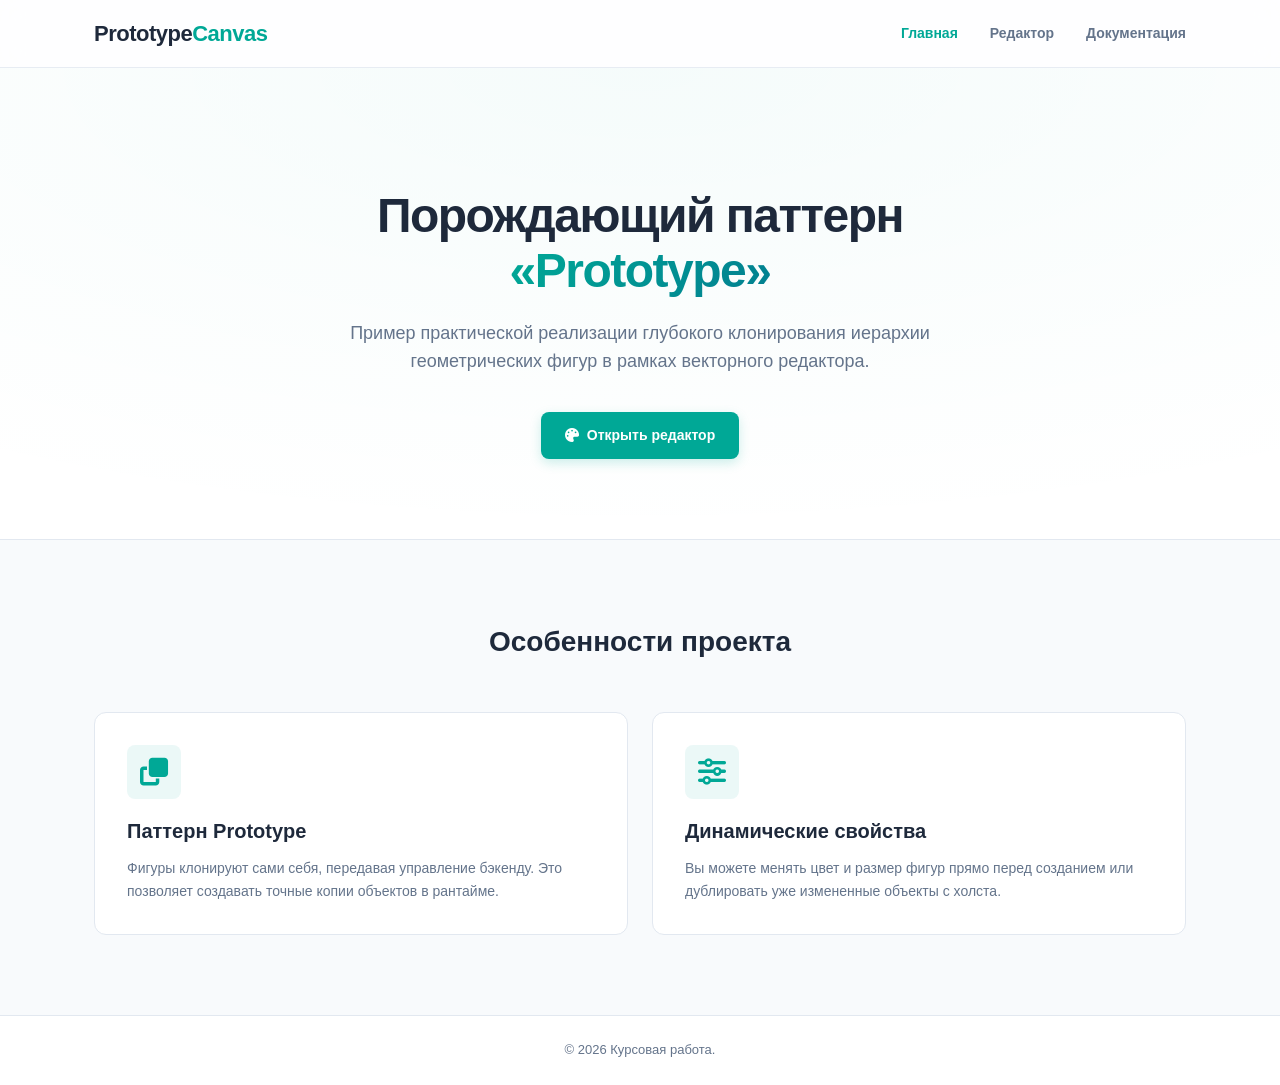
<file: templates/index.html>
<!DOCTYPE html>
<html lang="ru">
<head>
    <meta charset="UTF-8">
    <meta name="viewport" content="width=device-width, initial-scale=1.0">
    <title>Главная — Паттерн Prototype</title>
    <link rel="stylesheet" href="https://cdnjs.cloudflare.com/ajax/libs/font-awesome/6.4.0/css/all.min.css">
    <link rel="stylesheet" href="/static/css/style.css">
</head>
<body>

    <nav class="navbar">
        <div class="nav-container">
            <a href="/" class="nav-logo">Prototype<span>Canvas</span></a>
            <ul class="nav-menu">
                <li><a href="/" class="nav-link" style="color: var(--primary);">Главная</a></li>
                <li><a href="/editor" class="nav-link">Редактор</a></li>
                <li><a href="/docs" class="nav-link">Документация</a></li>
            </ul>
        </div>
    </nav>

    <header class="hero-section">
        <div class="hero-container">
            <h1 class="hero-title">Порождающий паттерн <span class="text-neon">«Prototype»</span></h1>
            <p class="hero-subtitle">Пример практической реализации глубокого клонирования иерархии геометрических фигур в рамках векторного редактора.</p>
            <div class="hero-buttons">
                <a href="/editor" class="btn btn-primary" style="width: auto;"><i class="fa-solid fa-palette"></i> Открыть редактор</a>
            </div>
        </div>
    </header>

    <main class="features-section">
        <h2 class="section-title">Особенности проекта</h2>
        <div class="features-grid">
            <div class="feature-card">
                <div class="feature-icon"><i class="fa-solid fa-clone"></i></div>
                <h3>Паттерн Prototype</h3>
                <p>Фигуры клонируют сами себя, передавая управление бэкенду. Это позволяет создавать точные копии объектов в рантайме.</p>
            </div>
            <div class="feature-card">
                <div class="feature-icon"><i class="fa-solid fa-sliders"></i></div>
                <h3>Динамические свойства</h3>
                <p>Вы можете менять цвет и размер фигур прямо перед созданием или дублировать уже измененные объекты с холста.</p>
            </div>
        </div>
    </main>

    <footer class="footer">
        <p>&copy; 2026 Курсовая работа.</p>
    </footer>

</body>
</html>
</file>
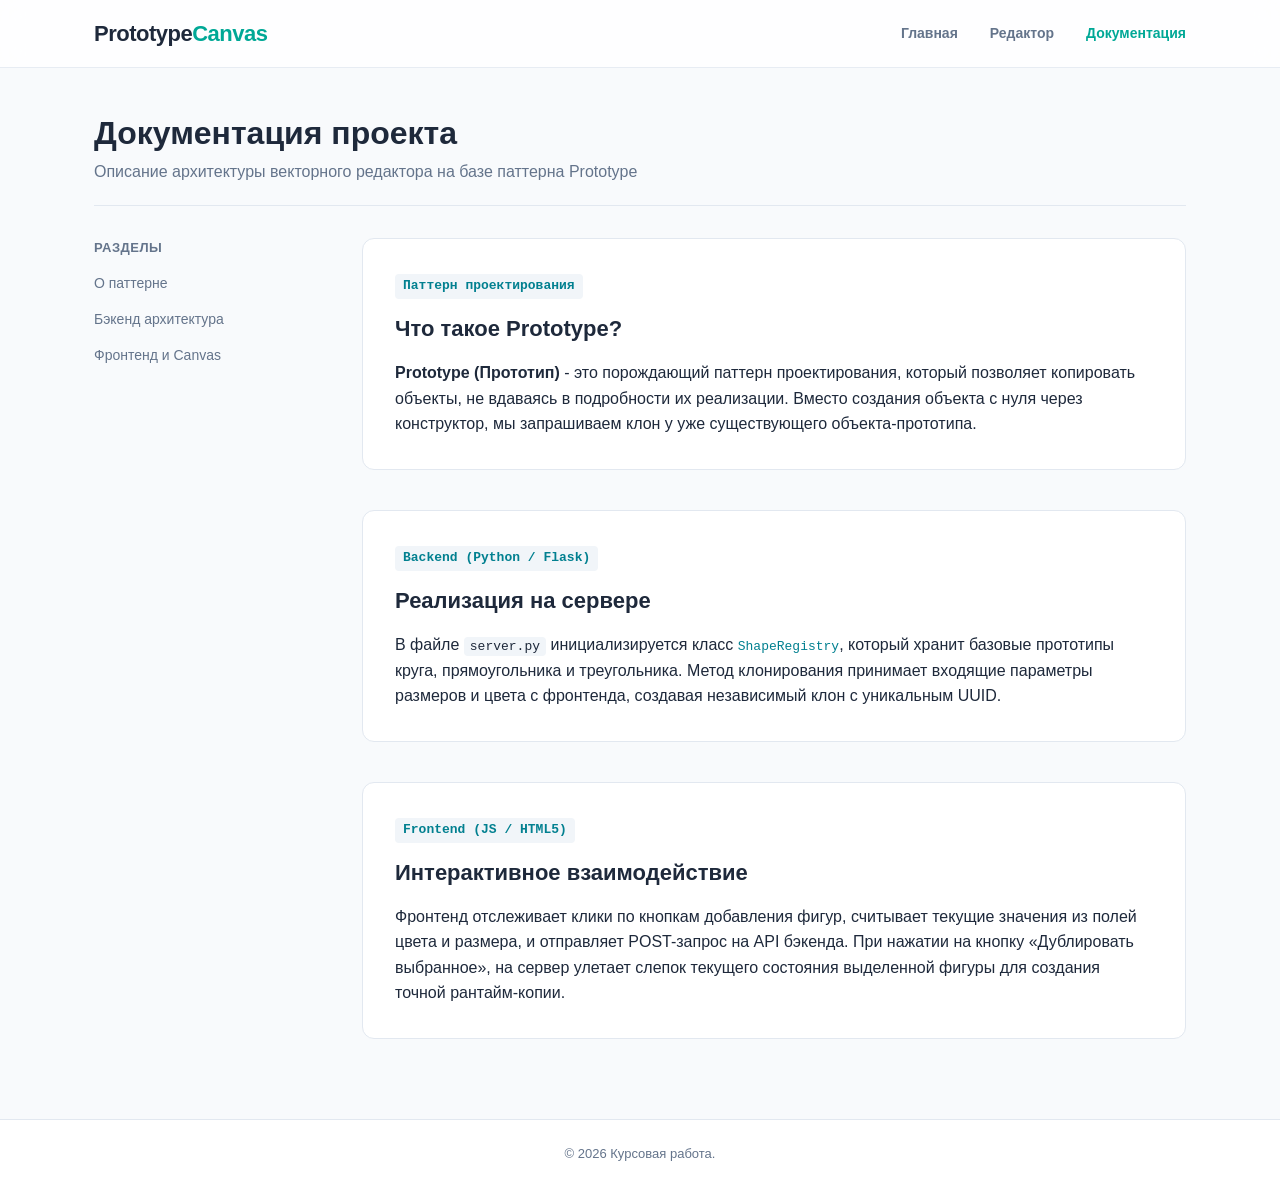
<file: templates/docs.html>
<!DOCTYPE html>
<html lang="ru">
<head>
    <meta charset="UTF-8">
    <meta name="viewport" content="width=device-width, initial-scale=1.0">
    <title>Документация — Паттерн Prototype</title>
    <link rel="stylesheet" href="https://cdnjs.cloudflare.com/ajax/libs/font-awesome/6.4.0/css/all.min.css">
    <link rel="stylesheet" href="/static/css/style.css">
</head>
<body>

    <nav class="navbar">
        <div class="nav-container">
            <a href="/" class="nav-logo">Prototype<span>Canvas</span></a>
            <ul class="nav-menu">
                <li><a href="/" class="nav-link">Главная</a></li>
                <li><a href="/editor" class="nav-link">Редактор</a></li>
                <li><a href="/docs" class="nav-link" style="color: var(--primary);">Документация</a></li>
            </ul>
        </div>
    </nav>

    <div class="docs-container">
        <div class="docs-header">
            <h1>Документация проекта</h1>
            <p style="color: var(--text-muted);">Описание архитектуры векторного редактора на базе паттерна Prototype</p>
        </div>

        <div class="docs-grid">
            <nav class="docs-nav">
                <h3>Разделы</h3>
                <ul>
                    <li><a href="#about">О паттерне</a></li>
                    <li><a href="#backend">Бэкенд архитектура</a></li>
                    <li><a href="#frontend">Фронтенд и Canvas</a></li>
                </ul>
            </nav>

            <main class="docs-content">
                <section id="about" class="docs-section">
                    <span class="code-badge">Паттерн проектирования</span>
                    <h2>Что такое Prototype?</h2>
                    <p><strong>Prototype (Прототип)</strong> - это порождающий паттерн проектирования, который позволяет копировать объекты, не вдаваясь в подробности их реализации. Вместо создания объекта с нуля через конструктор, мы запрашиваем клон у уже существующего объекта-прототипа.</p>
                </section>

                <section id="backend" class="docs-section">
                    <span class="code-badge">Backend (Python / Flask)</span>
                    <h2>Реализация на сервере</h2>
                    <p>В файле <code style="font-family: monospace; background:#f1f5f9; padding:2px 6px; border-radius:4px;">server.py</code> инициализируется класс <code style="font-family: monospace; color:var(--primary-dark);">ShapeRegistry</code>, который хранит базовые прототипы круга, прямоугольника и треугольника. Метод клонирования принимает входящие параметры размеров и цвета с фронтенда, создавая независимый клон с уникальным UUID.</p>
                </section>

                <section id="frontend" class="docs-section">
                    <span class="code-badge">Frontend (JS / HTML5)</span>
                    <h2>Интерактивное взаимодействие</h2>
                    <p>Фронтенд отслеживает клики по кнопкам добавления фигур, считывает текущие значения из полей цвета и размера, и отправляет POST-запрос на API бэкенда. При нажатии на кнопку «Дублировать выбранное», на сервер улетает слепок текущего состояния выделенной фигуры для создания точной рантайм-копии.</p>
                </section>
            </main>
        </div>
    </div>

    <footer class="footer">
        <p>&copy; 2026 Курсовая работа.</p>
    </footer>

</body>
</html>
</file>
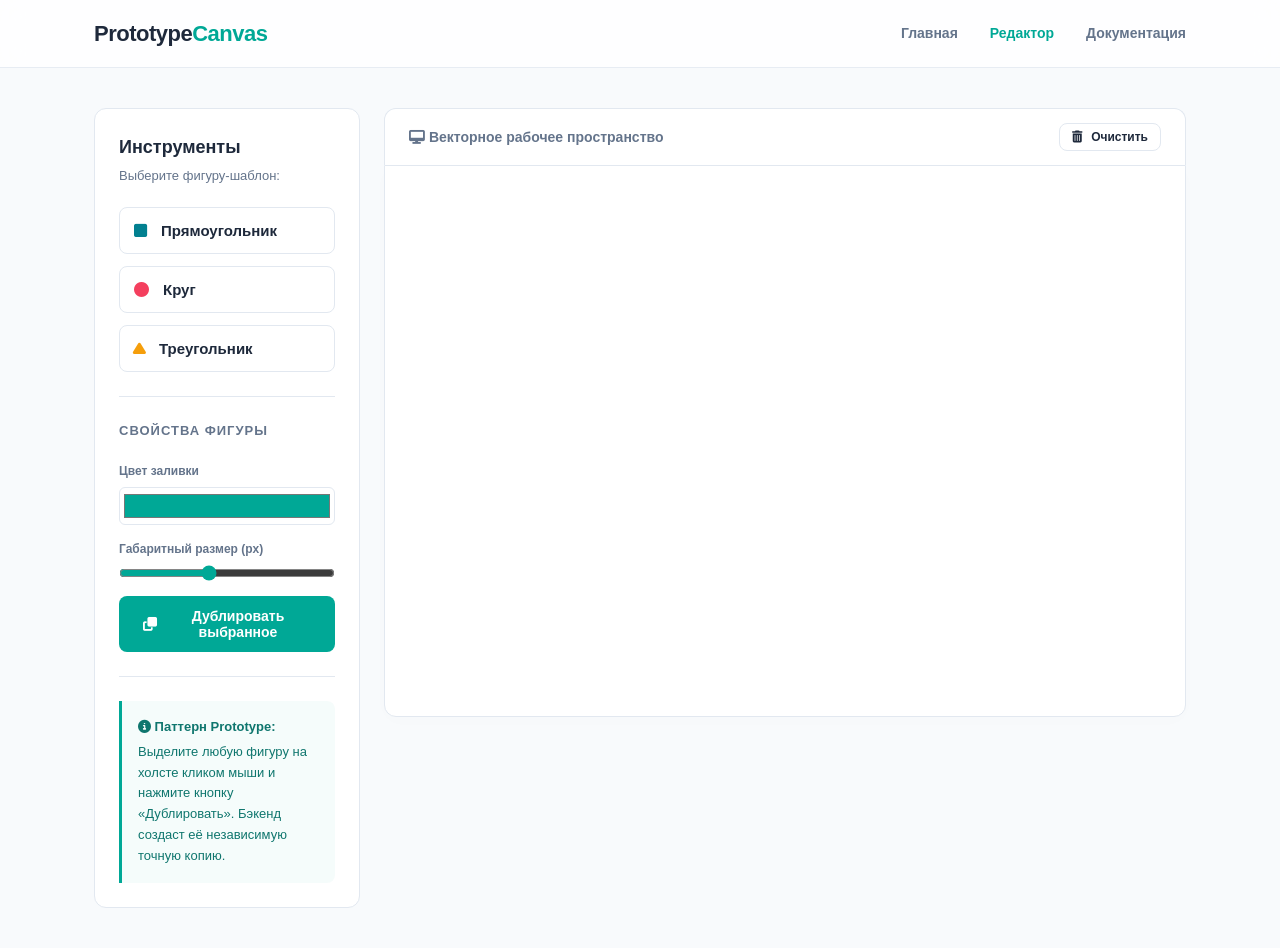
<file: templates/editor.html>
<!DOCTYPE html>
<html lang="ru">
<head>
    <meta charset="UTF-8">
    <meta name="viewport" content="width=device-width, initial-scale=1.0">
    <title>Редактор — Векторный холст</title>
    <link rel="stylesheet" href="https://cdnjs.cloudflare.com/ajax/libs/font-awesome/6.4.0/css/all.min.css">
    <link rel="stylesheet" href="/static/css/style.css">
</head>
<body>

    <nav class="navbar">
        <div class="nav-container">
            <a href="/" class="nav-logo">Prototype<span>Canvas</span></a>
            <ul class="nav-menu">
                <li><a href="/" class="nav-link">Главная</a></li>
                <li><a href="/editor" class="nav-link" style="color: var(--primary);">Редактор</a></li>
                <li><a href="/docs" class="nav-link">Документация</a></li>
            </ul>
        </div>
    </nav>

    <div class="editor-container">
        
        <aside class="sidebar">
            <h2 class="sidebar-title">Инструменты</h2>
            <p class="sidebar-subtitle">Выберите фигуру-шаблон:</p>
            
            <div class="shape-buttons">
                <button class="btn-shape" onclick="cloneShape('rectangle')">
                    <i class="fa-solid fa-square text-blue"></i>
                    <span>Прямоугольник</span>
                </button>
                <button class="btn-shape" onclick="cloneShape('circle')">
                    <i class="fa-solid fa-circle text-pink"></i>
                    <span>Круг</span>
                </button>
                <button class="btn-shape" onclick="cloneShape('triangle')">
                    <i class="fa-solid fa-play fa-rotate-270 text-purple"></i>
                    <span>Треугольник</span>
                </button>
            </div>

            <div class="sidebar-divider"></div>

            <div class="properties-panel">
                <h3 class="panel-subtitle">Свойства фигуры</h3>
                
                <div class="prop-group">
                    <label for="shape-color">Цвет заливки</label>
                    <input type="color" id="shape-color" value="#00a896" onchange="if(typeof updatePreview === 'function') updatePreview()">
                </div>

                <div class="prop-group">
                    <label for="shape-size">Габаритный размер (px)</label>
                    <input type="range" id="shape-size" min="30" max="200" value="100" oninput="if(typeof updatePreview === 'function') updatePreview()">
                </div>

                <button class="btn btn-primary" id="btn-duplicate" onclick="duplicateSelected()" disabled 
                        style="display: inline-flex; align-items: center; justify-content: center; gap: 8px; width: 100%; padding: 12px 24px; background-color: #00a896; color: #ffffff; border: none; border-radius: 8px; font-weight: 600; font-size: 14px; cursor: pointer;">
                    <i class="fa-solid fa-clone"></i> Дублировать выбранное
                </button>
            </div>

            <div class="sidebar-divider"></div>

            <div class="info-box">
                <h4><i class="fa-solid fa-circle-info"></i> Паттерн Prototype:</h4>
                <p>Выделите любую фигуру на холсте кликом мыши и нажмите кнопку «Дублировать». Бэкенд создаст её независимую точную копию.</p>
            </div>
        </aside>

        <section class="canvas-area">
            <div class="canvas-header">
                <span class="canvas-status"><i class="fa-solid fa-desktop"></i> Векторное рабочее пространство</span>
                <button class="btn btn-secondary btn-sm" onclick="clearCanvas()"><i class="fa-solid fa-trash-can"></i> Очистить</button>
            </div>
            <canvas id="paintCanvas" width="800" height="550"></canvas>
        </section>
        
    </div>

    <script src="/static/js/canvas.js"></script>
</body>
</html>
</file>
<file: static/css/style.css>
* {
    margin: 0;
    padding: 0;
    box-sizing: border-box;
}

:root {
    --primary: #00a896;      
    --primary-dark: #028090;  
    --bg-main: #f8fafc;       
    --text-main: #1e293b;    
    --text-muted: #64748b;    
    --border-color: #e2e8f0;  
}

body {
    font-family: 'Inter', -apple-system, sans-serif;
    background-color: var(--bg-main);
    color: var(--text-main);
    line-height: 1.6;
    display: flex;
    flex-direction: column;
    min-height: 100vh;
    -webkit-font-smoothing: antialiased;
}

ul, li, .nav-menu, .nav-menu li, .docs-nav ul, .docs-nav li {
    list-style: none !important;
    list-style-type: none !important;
}

.text-blue { color: var(--primary-dark); }
.text-pink { color: #f43f5e; }
.text-purple { color: #f59e0b; }

.navbar {
    background-color: rgba(255, 255, 255, 0.8);
    backdrop-filter: blur(12px);
    -webkit-backdrop-filter: blur(12px);
    border-bottom: 1px solid rgba(226, 232, 240, 0.8);
    padding: 16px 0;
    position: sticky;
    top: 0;
    z-index: 1000;
}

.nav-container {
    max-width: 1140px;
    margin: 0 auto;
    padding: 0 24px;
    display: flex;
    justify-content: space-between;
    align-items: center;
}

.nav-logo {
    font-size: 22px;
    font-weight: 700;
    color: var(--text-main);
    text-decoration: none;
    letter-spacing: -0.5px;
}

.nav-logo span {
    color: var(--primary);
}

.nav-menu {
    display: flex;
    gap: 32px;
}

.nav-link {
    color: var(--text-muted);
    text-decoration: none;
    font-weight: 600;
    font-size: 14px;
    transition: all 0.2s ease;
    display: flex;
    align-items: center;
    gap: 8px;
}

.nav-link:hover {
    color: var(--primary);
}

.hero-section {
    background: radial-gradient(100% 100% at 50% 0%, rgba(0, 168, 150, 0.04) 0%, rgba(255, 255, 255, 0) 100%), #ffffff;
    padding: 120px 24px 80px;
    text-align: center;
    border-bottom: 1px solid var(--border-color);
}

.hero-container {
    max-width: 760px;
    margin: 0 auto;
}

.hero-title {
    font-size: 48px;
    font-weight: 800;
    color: var(--text-main);
    margin-bottom: 20px;
    letter-spacing: -1.5px;
    line-height: 1.15;
}

.text-neon {
    color: var(--primary);
    background: linear-gradient(120deg, var(--primary), var(--primary-dark));
    -webkit-background-clip: text;
    -webkit-text-fill-color: transparent;
}

.hero-subtitle {
    font-size: 18px;
    color: var(--text-muted);
    margin-bottom: 36px;
    max-width: 600px;
    margin-left: auto;
    margin-right: auto;
}

.hero-buttons {
    display: flex;
    justify-content: center;
    gap: 16px;
}

.btn {
    display: inline-flex;
    align-items: center;
    justify-content: center;
    gap: 8px;
    padding: 12px 24px;
    border-radius: 8px;
    font-weight: 600;
    font-size: 14px;
    text-decoration: none;
    cursor: pointer;
    transition: all 0.2s cubic-bezier(0.16, 1, 0.3, 1);
    border: none;
    width: 100%;
}

.btn-primary {
    background-color: var(--primary);
    color: #ffffff;
    box-shadow: 0 4px 12px rgba(0, 168, 150, 0.2);
}

.btn-primary:hover:not(:disabled) {
    background-color: var(--primary-dark);
    transform: translateY(-1px);
    box-shadow: 0 6px 16px rgba(2, 128, 144, 0.3);
}

.btn-primary:disabled {
    background-color: #cbd5e1;
    color: #94a3b8;
    cursor: not-allowed;
    box-shadow: none;
}

.btn-secondary {
    background-color: #ffffff;
    color: var(--text-main);
    border: 1px solid var(--border-color);
    width: auto;
}

.btn-secondary:hover {
    background-color: #f8fafc;
    border-color: var(--text-muted);
}

/* Карточки на главной */
.features-section {
    max-width: 1140px;
    margin: 80px auto;
    padding: 0 24px;
}

.section-title {
    text-align: center;
    margin-bottom: 48px;
    font-size: 28px;
    font-weight: 700;
}

.features-grid {
    display: flex;
    gap: 24px;
}

.feature-card {
    background-color: #ffffff;
    border: 1px solid var(--border-color);
    border-radius: 12px;
    padding: 32px;
    flex: 1;
    transition: all 0.3s ease;
}

.feature-card:hover {
    transform: translateY(-4px);
    border-color: rgba(0, 168, 150, 0.4);
    box-shadow: 0 12px 24px rgba(0, 168, 150, 0.04);
}

.feature-icon {
    font-size: 28px;
    color: var(--primary);
    margin-bottom: 16px;
    background-color: rgba(0, 168, 150, 0.08);
    width: 54px;
    height: 54px;
    display: flex;
    align-items: center;
    justify-content: center;
    border-radius: 8px;
}

.feature-card h3 {
    margin-bottom: 10px;
    font-size: 20px;
    font-weight: 700;
}

.feature-card p {
    color: var(--text-muted);
    font-size: 14px;
}

.editor-container {
    display: flex;
    flex: 1;
    max-width: 1140px;
    margin: 40px auto;
    gap: 24px;
    padding: 0 24px;
    width: 100%;
}

.sidebar {
    width: 300px;
    background-color: #ffffff;
    border: 1px solid var(--border-color);
    border-radius: 12px;
    padding: 24px;
    height: fit-content;
}

.sidebar-title {
    font-size: 18px;
    font-weight: 700;
    margin-bottom: 4px;
}

.sidebar-subtitle {
    font-size: 13px;
    color: var(--text-muted);
    margin-bottom: 20px;
}

.shape-buttons {
    display: flex;
    flex-direction: column;
    gap: 12px;
}

.btn-shape {
    display: flex;
    align-items: center;
    gap: 14px;
    background-color: #ffffff;
    border: 1px solid var(--border-color);
    padding: 14px;
    border-radius: 8px;
    font-size: 15px;
    font-weight: 600;
    color: var(--text-main);
    cursor: pointer;
    width: 100%;
    text-align: left;
    transition: all 0.15s ease;
}

.btn-shape:hover {
    border-color: var(--primary);
    background-color: rgba(0, 168, 150, 0.02);
    transform: translateX(2px);
}

.sidebar-divider {
    height: 1px;
    background-color: var(--border-color);
    margin: 24px 0;
}

.properties-panel {
    display: flex;
    flex-direction: column;
    gap: 15px;
}

.panel-subtitle {
    font-size: 13px;
    text-transform: uppercase;
    color: var(--text-muted);
    letter-spacing: 1px;
    margin-bottom: 5px;
    font-weight: 700;
}

.prop-group {
    display: flex;
    flex-direction: column;
    gap: 6px;
}

.prop-group label {
    font-size: 12px;
    font-weight: 600;
    color: var(--text-muted);
}

.prop-group input[type="color"] {
    width: 100%;
    height: 38px;
    border: 1px solid var(--border-color);
    border-radius: 6px;
    cursor: pointer;
    background: none;
    padding: 2px;
}

.prop-group input[type="range"] {
    width: 100%;
    accent-color: var(--primary);
    cursor: pointer;
}

.info-box {
    background-color: rgba(0, 168, 150, 0.04);
    border-left: 3px solid var(--primary);
    padding: 16px;
    border-radius: 0 8px 8px 0;
    font-size: 13px;
    color: #0f766e;
}

.info-box h4 {
    margin-bottom: 4px;
    font-weight: 700;
}

/* Область Canvas холста */
.canvas-area {
    flex: 1;
    display: flex;
    flex-direction: column;
}

.canvas-header {
    background-color: #ffffff;
    border: 1px solid var(--border-color);
    border-bottom: none;
    padding: 14px 24px;
    border-radius: 12px 12px 0 0;
    display: flex;
    justify-content: space-between;
    align-items: center;
}

.canvas-status {
    font-size: 14px;
    font-weight: 600;
    color: var(--text-muted);
}

.btn-sm {
    padding: 6px 12px;
    font-size: 12px;
}

#paintCanvas {
    background-color: #ffffff;
    border: 1px solid var(--border-color);
    border-radius: 0 0 12px 12px;
    box-shadow: 0 4px 20px rgba(0, 0, 0, 0.01);
    cursor: crosshair;
}

.docs-container {
    max-width: 1140px;
    margin: 40px auto;
    padding: 0 24px;
}

.docs-header {
    margin-bottom: 32px;
    border-bottom: 1px solid var(--border-color);
    padding-bottom: 20px;
}

.docs-grid {
    display: flex;
    gap: 48px;
}

.docs-nav {
    width: 220px;
    position: sticky;
    top: 100px;
    height: fit-content;
}

.docs-nav h3 {
    font-size: 13px;
    text-transform: uppercase;
    color: var(--text-muted);
    letter-spacing: 0.5px;
    margin-bottom: 10px;
}

.docs-nav ul {
    margin-top: 12px;
}

.docs-nav li {
    margin-bottom: 10px;
}

.docs-nav a {
    color: var(--text-muted);
    text-decoration: none;
    font-weight: 500;
    font-size: 14px;
    transition: color 0.15s;
}

.docs-nav a:hover {
    color: var(--primary);
}

.docs-content {
    flex: 1;
}

.docs-section {
    margin-bottom: 40px;
    background: #ffffff;
    padding: 32px;
    border-radius: 12px;
    border: 1px solid var(--border-color);
}

.docs-section h2 {
    margin-bottom: 14px;
    font-size: 22px;
}

.code-badge {
    display: inline-block;
    background-color: #f1f5f9;
    color: var(--primary-dark);
    padding: 2px 8px;
    border-radius: 4px;
    font-family: monospace;
    font-weight: 700;
    font-size: 13px;
    margin-bottom: 12px;
}

.main-content {
    flex: 1;
}

.footer {
    background-color: #ffffff;
    border-top: 1px solid var(--border-color);
    text-align: center;
    padding: 24px;
    color: var(--text-muted);
    font-size: 13px;
    margin-top: auto;
}
</file>
